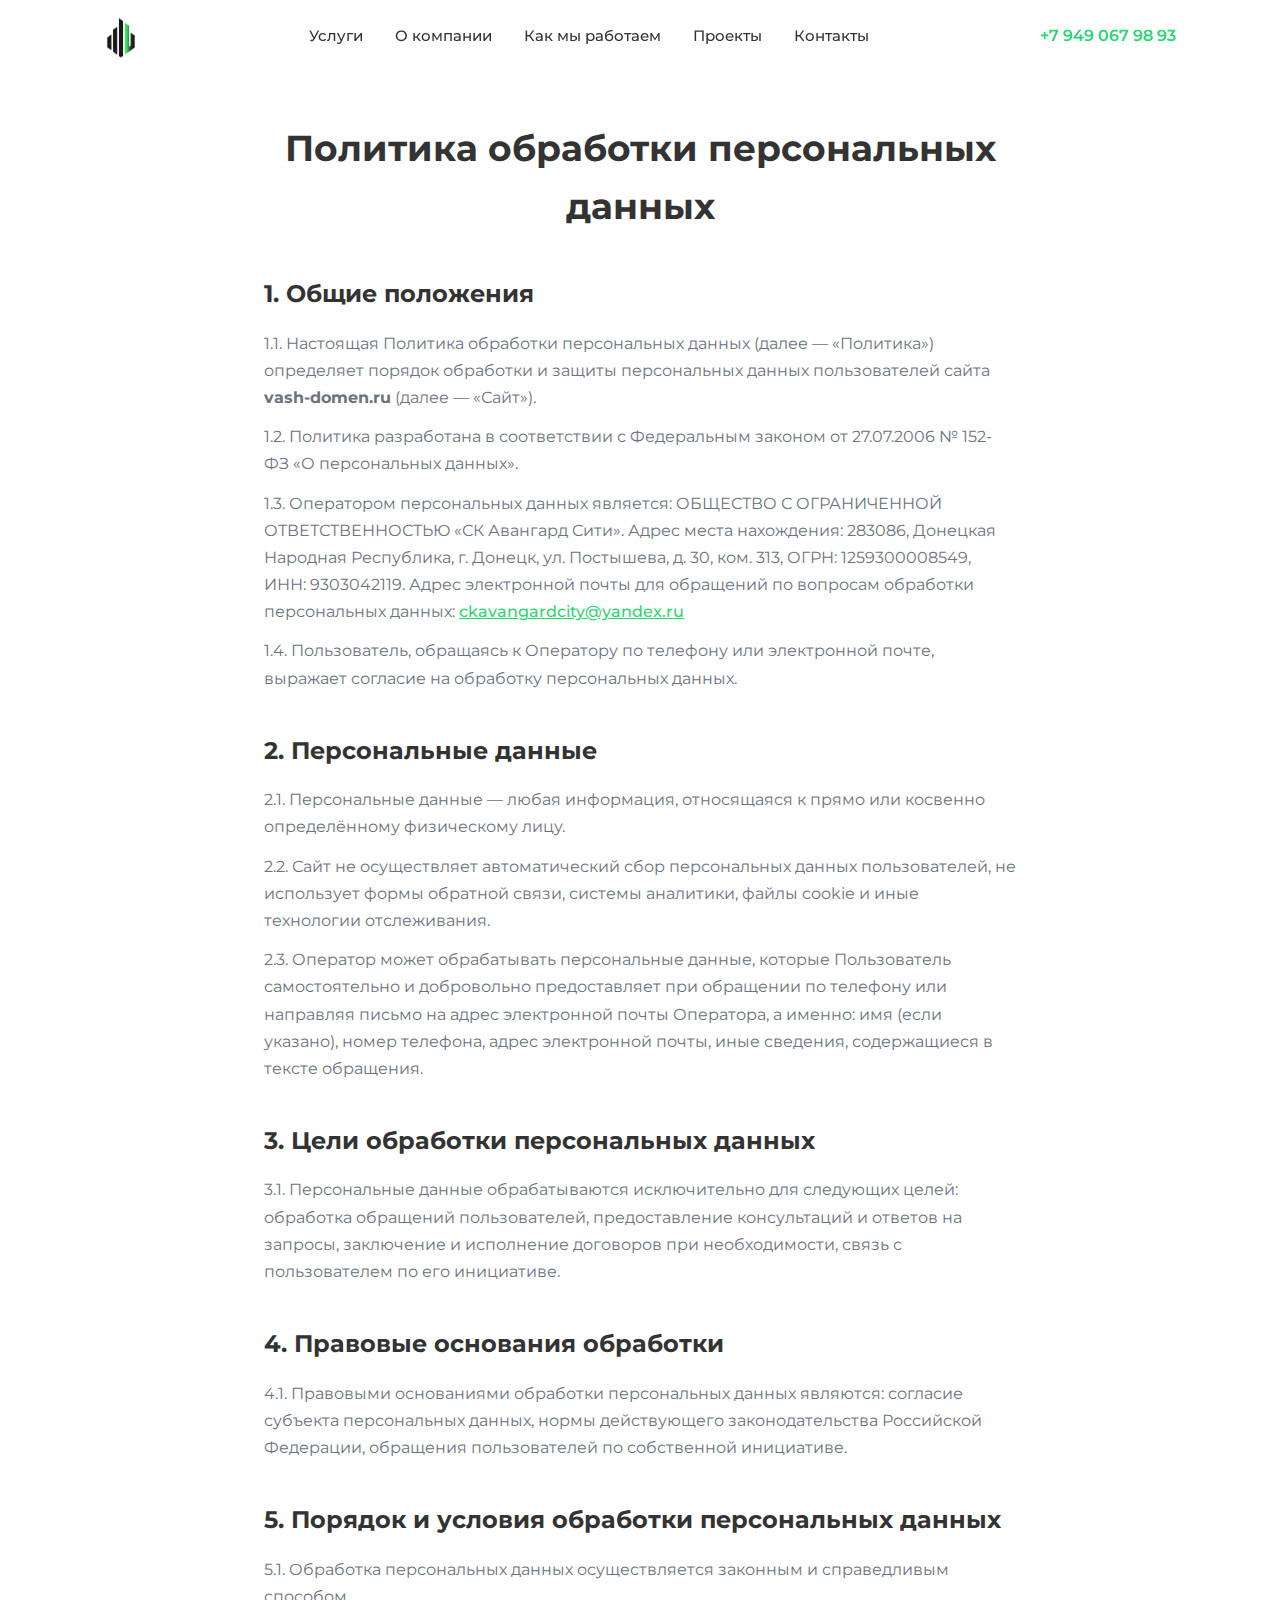
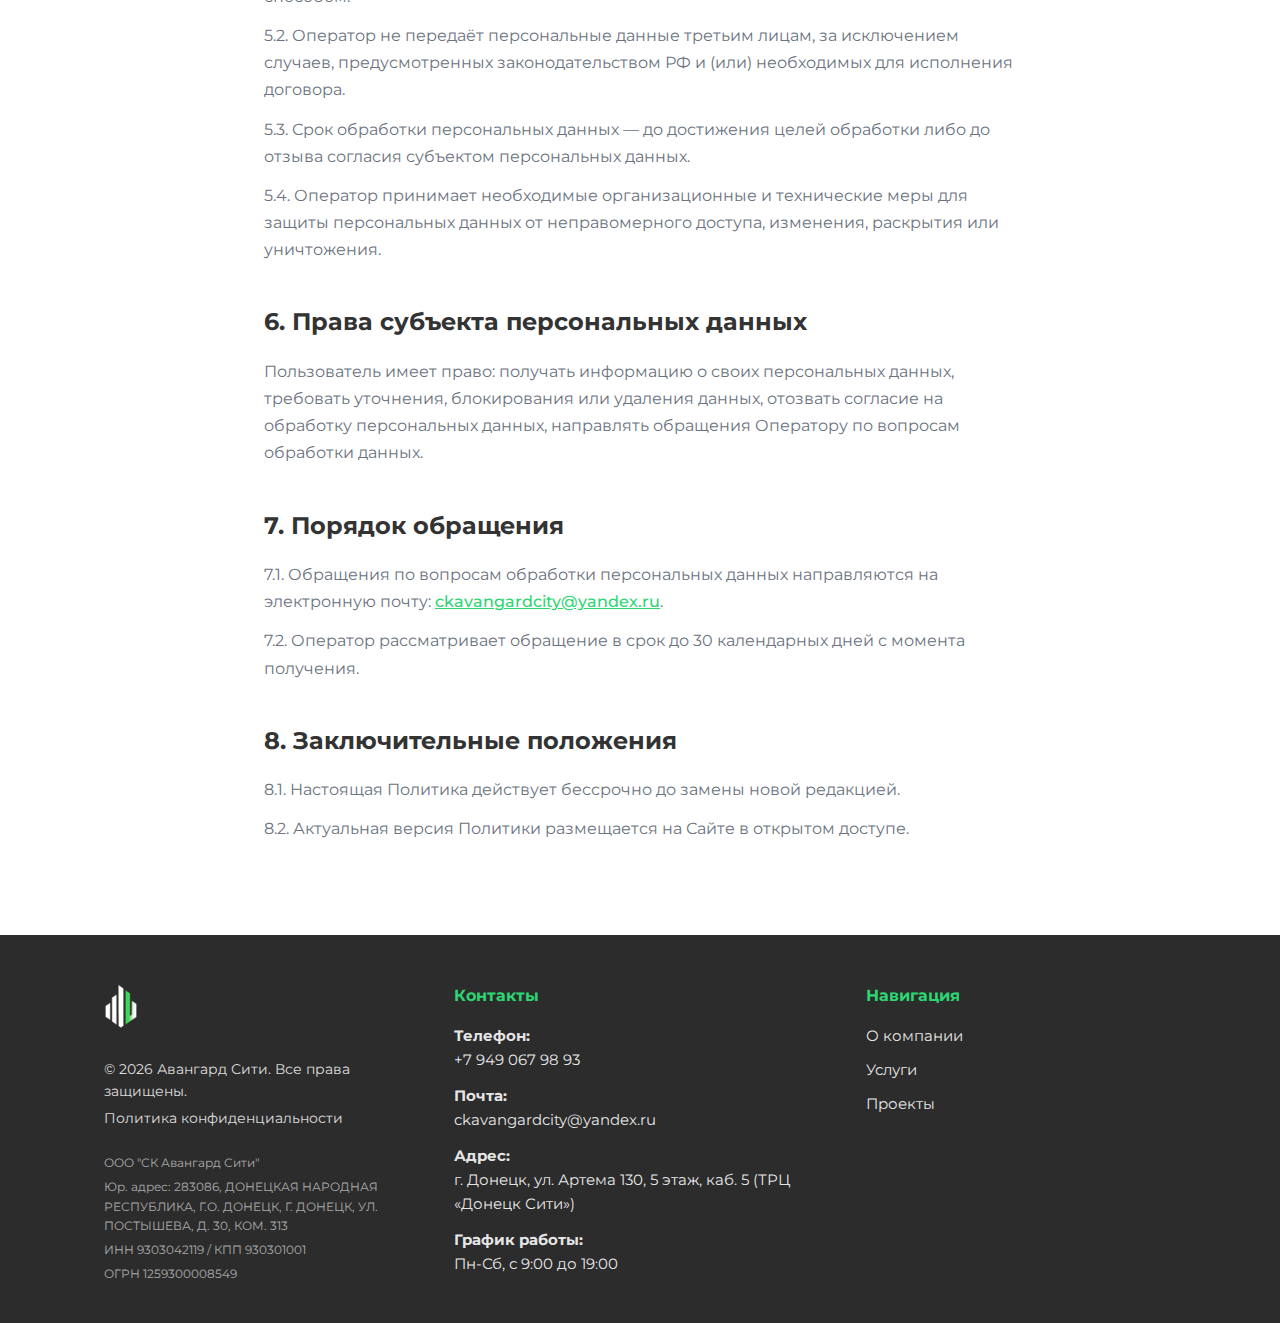
<file: polit.html>
<!DOCTYPE html>
<html lang="ru">
<head>
    <meta charset="UTF-8">
    <meta name="viewport" content="width=device-width, initial-scale=1.0">
    <title>Политика обработки персональных данных — Авангард Сити</title>
    <link rel="stylesheet" href="styles.css">
    <link rel="preconnect" href="https://fonts.googleapis.com">
    <link rel="preconnect" href="https://fonts.gstatic.com" crossorigin>
    <link href="https://fonts.googleapis.com/css2?family=Montserrat:wght@400;500;600;700&display=swap" rel="stylesheet">
</head>
<body>
    <header class="header">
        <div class="container header-inner">
            <a href="index.html" class="logo"><img src="logo.png" alt="Авангард Сити" class="logo-img"></a>
            <nav class="nav">
                <a href="index.html#services">Услуги</a>
                <a href="index.html#about">О компании</a>
                <a href="index.html#how">Как мы работаем</a>
                <a href="index.html#projects">Проекты</a>
                <a href="index.html#contact">Контакты</a>
            </nav>
            <a href="tel:+79490679893" class="header-phone">+7 949 067 98 93</a>
            <button class="burger" aria-label="Меню">
                <span></span><span></span><span></span>
            </button>
        </div>
    </header>

    <main>
        <section class="section policy-section">
            <div class="container">
                <h1>Политика обработки персональных данных</h1>

                <h2>1. Общие положения</h2>
                <p>1.1. Настоящая Политика обработки персональных данных (далее — «Политика») определяет порядок обработки и защиты персональных данных пользователей сайта <strong>vash-domen.ru</strong> (далее — «Сайт»).</p>
                <p>1.2. Политика разработана в соответствии с Федеральным законом от 27.07.2006 № 152-ФЗ «О персональных данных».</p>
                <p>1.3. Оператором персональных данных является: ОБЩЕСТВО С ОГРАНИЧЕННОЙ ОТВЕТСТВЕННОСТЬЮ «СК Авангард Сити». Адрес места нахождения: 283086, Донецкая Народная Республика, г. Донецк, ул. Постышева, д. 30, ком. 313, ОГРН: 1259300008549, ИНН: 9303042119. Адрес электронной почты для обращений по вопросам обработки персональных данных: <a href="mailto:ckavangardcity@yandex.ru">ckavangardcity@yandex.ru</a></p>
                <p>1.4. Пользователь, обращаясь к Оператору по телефону или электронной почте, выражает согласие на обработку персональных данных.</p>

                <h2>2. Персональные данные</h2>
                <p>2.1. Персональные данные — любая информация, относящаяся к прямо или косвенно определённому физическому лицу.</p>
                <p>2.2. Сайт не осуществляет автоматический сбор персональных данных пользователей, не использует формы обратной связи, системы аналитики, файлы cookie и иные технологии отслеживания.</p>
                <p>2.3. Оператор может обрабатывать персональные данные, которые Пользователь самостоятельно и добровольно предоставляет при обращении по телефону или направляя письмо на адрес электронной почты Оператора, а именно: имя (если указано), номер телефона, адрес электронной почты, иные сведения, содержащиеся в тексте обращения.</p>

                <h2>3. Цели обработки персональных данных</h2>
                <p>3.1. Персональные данные обрабатываются исключительно для следующих целей: обработка обращений пользователей, предоставление консультаций и ответов на запросы, заключение и исполнение договоров при необходимости, связь с пользователем по его инициативе.</p>

                <h2>4. Правовые основания обработки</h2>
                <p>4.1. Правовыми основаниями обработки персональных данных являются: согласие субъекта персональных данных, нормы действующего законодательства Российской Федерации, обращения пользователей по собственной инициативе.</p>

                <h2>5. Порядок и условия обработки персональных данных</h2>
                <p>5.1. Обработка персональных данных осуществляется законным и справедливым способом.</p>
                <p>5.2. Оператор не передаёт персональные данные третьим лицам, за исключением случаев, предусмотренных законодательством РФ и (или) необходимых для исполнения договора.</p>
                <p>5.3. Срок обработки персональных данных — до достижения целей обработки либо до отзыва согласия субъектом персональных данных.</p>
                <p>5.4. Оператор принимает необходимые организационные и технические меры для защиты персональных данных от неправомерного доступа, изменения, раскрытия или уничтожения.</p>

                <h2>6. Права субъекта персональных данных</h2>
                <p>Пользователь имеет право: получать информацию о своих персональных данных, требовать уточнения, блокирования или удаления данных, отозвать согласие на обработку персональных данных, направлять обращения Оператору по вопросам обработки данных.</p>

                <h2>7. Порядок обращения</h2>
                <p>7.1. Обращения по вопросам обработки персональных данных направляются на электронную почту: <a href="mailto:ckavangardcity@yandex.ru">ckavangardcity@yandex.ru</a>.</p>
                <p>7.2. Оператор рассматривает обращение в срок до 30 календарных дней с момента получения.</p>

                <h2>8. Заключительные положения</h2>
                <p>8.1. Настоящая Политика действует бессрочно до замены новой редакцией.</p>
                <p>8.2. Актуальная версия Политики размещается на Сайте в открытом доступе.</p>
            </div>
        </section>
    </main>

   <footer class="footer">
    <div class="container footer-inner">
        <div class="footer-col footer-col-logo">
            <a href="#" class="footer-logo">
                <img src="logo1.png" alt="Авангард Сити" class="logo-img logo-img-light">
            </a>
            <p class="footer-copy">© 2026 Авангард Сити. Все права защищены.</p>
            <p class="footer-copy">
                <a href="#privacy-policy" class="footer-policy-link">Политика конфиденциальности</a>
            </p>

            <div class="footer-requisites">
                <p>ООО "СК Авангард Сити"</p>
                <p>Юр. адрес: 283086, ДОНЕЦКАЯ НАРОДНАЯ РЕСПУБЛИКА, Г.О. ДОНЕЦК, Г. ДОНЕЦК, УЛ. ПОСТЫШЕВА, Д. 30, КОМ. 313</p>
                <p>ИНН 9303042119 / КПП 930301001</p>
                <p>ОГРН 1259300008549</p>
            </div>

        </div>

        <div class="footer-col footer-col-contact">
            <h3 class="footer-heading">Контакты</h3>
            <p><strong>Телефон:</strong><br><a href="tel:+79490679893">+7 949 067 98 93</a></p>
            <p><strong>Почта:</strong><br><a href="mailto:ckavangardcity@yandex.ru">ckavangardcity@yandex.ru</a></p>
            <p><strong>Адрес:</strong><br>г. Донецк, ул. Артема 130, 5 этаж, каб. 5 (ТРЦ «Донецк Сити»)</p>
            <p><strong>График работы:</strong><br>Пн-Сб, с 9:00 до 19:00</p>
        </div>

        <div class="footer-col footer-col-nav">
            <h3 class="footer-heading">Навигация</h3>
            <nav class="footer-nav">
                <a href="#about">О компании</a>
                <a href="#services">Услуги</a>
                <a href="#projects">Проекты</a>
            </nav>
        </div>

    </div>
</footer>
 <script>
        document.querySelector('.burger').addEventListener('click', function() {
            document.querySelector('.nav').classList.toggle('open');
            this.classList.toggle('open');
        });
        document.querySelectorAll('.nav a').forEach(a => {
            a.addEventListener('click', () => {
                document.querySelector('.nav').classList.remove('open');
                document.querySelector('.burger').classList.remove('open');
            });
        });

        (function() {
            var header = document.querySelector('.header');
            function onScroll() {
                if (window.scrollY > 40) header.classList.add('header-scrolled');
                else header.classList.remove('header-scrolled');
            }
            window.addEventListener('scroll', onScroll, { passive: true });
            onScroll();
        })();

        (function() {
            var reveals = document.querySelectorAll('.reveal');
            if (!reveals.length) return;
            var observer = new IntersectionObserver(function(entries) {
                entries.forEach(function(entry) {
                    if (entry.isIntersecting) {
                        entry.target.classList.add('visible');
                    }
                });
            }, { rootMargin: '0px 0px -60px 0px', threshold: 0.1 });
            reveals.forEach(function(el) { observer.observe(el); });
        })();
    </script>
</body>
</html>
</file>
<file: styles.css>
:root {
    --primary-color: #2c2c2c;
    --accent-color: #2ed573;
    --accent-dark: #25b862;
    --accent-light: #e8f8ef;
    --white-color: #ffffff;
    --light-gray-color: #f4f4f4;
    --text-color: #333333;
    --text-muted: #6b7280;
    --border-color: #e0e0e0;
    --font-family: 'Montserrat', sans-serif;
    --radius: 8px;
    --shadow: 0 4px 24px rgba(46, 213, 115, 0.15);
    --transition: 0.2s ease;
    --ease-out: cubic-bezier(0.22, 1, 0.36, 1);
}

@keyframes fadeInUp {
    from {
        opacity: 0;
        transform: translateY(24px);
    }
    to {
        opacity: 1;
        transform: translateY(0);
    }
}

@keyframes fadeIn {
    from { opacity: 0; }
    to { opacity: 1; }
}

@keyframes scaleIn {
    from {
        opacity: 0;
        transform: scale(0.96);
    }
    to {
        opacity: 1;
        transform: scale(1);
    }
}

@keyframes subtleGlow {
    0%, 100% { box-shadow: 0 4px 20px rgba(46, 213, 115, 0.35); }
    50% { box-shadow: 0 6px 28px rgba(46, 213, 115, 0.5); }
}

.reveal {
    opacity: 0;
    transform: translateY(28px);
    transition: opacity 0.7s var(--ease-out), transform 0.7s var(--ease-out);
}

.reveal.visible {
    opacity: 1;
    transform: translateY(0);
}

.reveal-delay-1 { transition-delay: 0.1s; }
.reveal-delay-2 { transition-delay: 0.2s; }
.reveal-delay-3 { transition-delay: 0.3s; }
.reveal-delay-4 { transition-delay: 0.4s; }
.reveal-delay-5 { transition-delay: 0.5s; }

@media (prefers-reduced-motion: reduce) {
    .reveal,
    .hero-anim,
    .animate-on-scroll {
        opacity: 1 !important;
        transform: none !important;
        transition: none !important;
        animation: none !important;
    }
    .contact-cta {
        animation: none;
    }
}

a:focus-visible,
button:focus-visible {
    outline: 2px solid var(--accent-color);
    outline-offset: 2px;
}

*,
*::before,
*::after {
    box-sizing: border-box;
    margin: 0;
    padding: 0;
}

html {
    scroll-behavior: smooth;
}

body {
    font-family: var(--font-family);
    font-size: 16px;
    line-height: 1.6;
    color: var(--text-color);
    background: var(--white-color);
    overflow-x: hidden;
}

.container {
    max-width: 1120px;
    margin: 0 auto;
    padding: 0 24px;
}

a {
    color: inherit;
    text-decoration: none;
    transition: color var(--transition);
}

.header {
    position: fixed;
    top: 0;
    left: 0;
    right: 0;
    z-index: 100;
    background: var(--white-color);
    border-bottom: 1px solid transparent;
    box-shadow: 0 1px 0 rgba(0, 0, 0, 0);
    transition: box-shadow 0.3s ease, border-color 0.3s ease, background 0.3s ease;
}

.header.header-scrolled {
    box-shadow: 0 4px 20px rgba(0, 0, 0, 0.08);
    border-bottom-color: var(--border-color);
}

.header-inner {
    display: flex;
    align-items: center;
    justify-content: space-between;
    height: 72px;
}

.logo {
    display: flex;
    align-items: center;
    font-weight: 700;
    font-size: 1.35rem;
    color: var(--accent-color);
    letter-spacing: -0.02em;
}

.logo-img {
    height: 48px;
    width: auto;
    display: block;
}

.footer .logo-img-light {
    filter: invert(1);
}

.nav {
    display: flex;
    gap: 32px;
}

.nav a {
    font-weight: 500;
    font-size: 0.95rem;
    color: var(--text-color);
    position: relative;
}

.nav a::after {
    content: '';
    position: absolute;
    left: 0;
    bottom: -4px;
    width: 0;
    height: 2px;
    background: var(--accent-color);
    transition: width 0.3s var(--ease-out);
}

.nav a:hover::after,
.nav a:focus-visible::after {
    width: 100%;
}

.nav a:hover {
    color: var(--accent-color);
}

.header-phone {
    font-weight: 600;
    color: var(--accent-color);
}

.header-phone:hover {
    color: var(--accent-dark);
}

.burger {
    display: none;
    flex-direction: column;
    gap: 6px;
    background: none;
    border: none;
    cursor: pointer;
    padding: 8px;
}

.burger span {
    width: 24px;
    height: 2px;
    background: var(--text-color);
    transition: var(--transition);
}

.burger.open span:nth-child(1) {
    transform: rotate(45deg) translate(5px, 5px);
}

.burger.open span:nth-child(2) {
    opacity: 0;
}

.burger.open span:nth-child(3) {
    transform: rotate(-45deg) translate(5px, -5px);
}

.hero {
    position: relative;
    min-height: 100vh;
    display: flex;
    align-items: center;
    justify-content: center;
    padding: 120px 0 80px;
    background: var(--primary-color) url('back.jpg') center / cover no-repeat;
}

.hero-overlay {
    position: absolute;
    inset: 0;
    background: rgba(0, 0, 0, 0.55);
    z-index: 0;
}

.hero-content {
    position: relative;
    z-index: 1;
    text-align: center;
    width: 100%;
}

.hero h1 {
    font-size: clamp(2.25rem, 5vw, 3.75rem);
    font-weight: 700;
    line-height: 1.15;
    letter-spacing: 0.02em;
    color: var(--accent-color);
    margin-bottom: 16px;
}

.hero-subtitle {
    font-size: clamp(1.125rem, 2.2vw, 1.5rem);
    color: var(--white-color);
    margin-bottom: 32px;
    font-weight: 500;
}

.hero-list {
    list-style: none;
    margin-bottom: 36px;
    display: flex;
    flex-wrap: wrap;
    justify-content: center;
    gap: 24px 40px;
}

.hero-list li {
    position: relative;
    padding-left: 26px;
    font-size: 1.0625rem;
    color: var(--white-color);
}

.hero-list li::before {
    content: '✓';
    position: absolute;
    left: 0;
    color: var(--accent-color);
    font-weight: 700;
    font-size: 1.125rem;
}

.hero-cta {
    display: inline-flex;
}

.hero-anim {
    opacity: 0;
    transform: translateY(20px);
    animation: fadeInUp 0.8s var(--ease-out) forwards;
}

.hero-content .hero-anim:nth-child(1) { animation-delay: 0.15s; }
.hero-content .hero-anim:nth-child(2) { animation-delay: 0.3s; }
.hero-content .hero-anim:nth-child(3) { animation-delay: 0.45s; }
.hero-content .hero-anim:nth-child(4) { animation-delay: 0.55s; }
.hero-content .hero-anim:nth-child(5) { animation-delay: 0.7s; }
.hero-content .hero-anim:nth-child(6) { animation-delay: 0.85s; }
.hero-content .hero-anim:nth-child(7) { animation-delay: 1s; }
.hero-content .hero-anim:nth-child(8) { animation-delay: 1.15s; }

.btn {
    display: inline-flex;
    align-items: center;
    justify-content: center;
    padding: 14px 28px;
    font-family: var(--font-family);
    font-size: 1rem;
    font-weight: 600;
    border-radius: var(--radius);
    border: 2px solid transparent;
    cursor: pointer;
    transition: background 0.25s ease, color 0.25s ease, border-color 0.25s ease, transform 0.25s var(--ease-out), box-shadow 0.25s ease;
}

.btn:hover {
    transform: translateY(-2px);
}

.btn:active {
    transform: translateY(0);
}

.btn-primary {
    background: var(--accent-color);
    color: var(--white-color);
    box-shadow: 0 4px 14px rgba(46, 213, 115, 0.35);
}

.btn-primary:hover {
    background: var(--accent-dark);
    box-shadow: 0 6px 20px rgba(46, 213, 115, 0.4);
}

.btn-outline {
    background: transparent;
    color: var(--accent-color);
    border-color: var(--accent-color);
}

.btn-outline:hover {
    background: var(--accent-light);
}

.btn-full {
    width: 100%;
}

.section {
    padding: 56px 0;
}

.section-title {
    font-size: clamp(1.75rem, 3vw, 2.25rem);
    font-weight: 700;
    letter-spacing: -0.02em;
    color: var(--primary-color);
    margin-bottom: 32px;
}

.about {
    background: var(--white-color);
}

.about-inner {
    display: grid;
    grid-template-columns: 1fr 1fr;
    gap: 64px;
    align-items: center;
}

.about-lead {
    font-size: 1.125rem;
    font-weight: 600;
    color: var(--accent-color);
    margin-bottom: 16px;
}

.about-text p {
    color: var(--text-muted);
    margin-bottom: 24px;
}

.about-stats {
    list-style: none;
    display: flex;
    gap: 32px;
    flex-wrap: wrap;
}

.about-stats li {
    font-size: 0.9375rem;
    color: var(--text-muted);
}

.about-stats strong {
    display: block;
    font-size: 1.5rem;
    font-weight: 700;
    color: var(--accent-color);
    margin-bottom: 4px;
}

.about-visual {
    position: relative;
    min-height: 320px;
}

.about-block {
    position: absolute;
    inset: 0;
    border-radius: 16px;
    background-image: url('about.jpg');
    background-size: cover;
    background-position: center;
}
.slogan-section {
    background-color: var(--primary-color);
    padding: 80px 0;
    text-align: center;
    position: relative;
    overflow: hidden;
}

.slogan-text {
    color: var(--white-color);
    font-size: 1.8rem;
    font-style: italic;
    font-weight: 500;
    line-height: 1.6;
    max-width: 800px;
    margin: 0 auto;
    position: relative;
    z-index: 2;
}

/* Создаем гигантские кавычки на фоне с помощью псевдо-элементов */
.slogan-section::before,
.slogan-section::after {
    content: '“'; /* Символ кавычки */
    position: absolute;
    font-family: Georgia, serif; /* У serif-шрифтов красивые кавычки */
    font-size: 15rem; /* Огромный размер */
    color: rgba(255, 255, 255, 0.1); /* Делаем их почти прозрачными */
    z-index: 1;
}

/* Позиционируем открывающую кавычку */
.slogan-section::before {
    top: -20px;
    left: 20px;
}

/* Позиционируем и поворачиваем закрывающую кавычку */
.slogan-section::after {
    bottom: -80px;
    right: 20px;
    transform: rotate(180deg);
}

/* Адаптация для мобильных */
@media (max-width: 768px) {
    .slogan-text {
        font-size: 1.4rem;
    }
    .slogan-section::before,
    .slogan-section::after {
        font-size: 10rem;
    }
}

/* How we work */
.how {
    background: var(--light-gray-color);
}

.how-image-wrap {
    width: 100%;
    max-height: 380px;
    border-radius: 12px;
    overflow: hidden;
    margin-bottom: 40px;
    background: var(--white-color);
    box-shadow: 0 4px 20px rgba(44, 44, 44, 0.08);
}

.how-image {
    width: 100%;
    height: 100%;
    object-fit: cover;
    display: block;
}

.how-steps {
    list-style: none;
    padding: 0;
    margin: 0;
    position: relative;
    padding-left: 32px;
}

.how-steps::before {
    content: '';
    position: absolute;
    left: 11px;
    top: 24px;
    bottom: 24px;
    width: 2px;
    background: linear-gradient(180deg, var(--accent-color) 0%, var(--accent-color) 100%);
    opacity: 0.4;
    border-radius: 1px;
}

.how-step {
    position: relative;
    margin-bottom: 24px;
}

.how-step:last-child {
    margin-bottom: 0;
}

.how-step-content {
    background: var(--white-color);
    border-radius: 12px;
    padding: 24px 28px;
    box-shadow: 0 2px 12px rgba(44, 44, 44, 0.06);
    border-left: 3px solid var(--accent-color);
    transition: box-shadow 0.35s ease, transform 0.35s var(--ease-out);
}

.how-step-content:hover {
    box-shadow: 0 8px 24px rgba(44, 44, 44, 0.1);
    transform: translateX(6px);
}

.how-num {
    position: absolute;
    left: -32px;
    top: 28px;
    width: 24px;
    height: 24px;
    display: flex;
    align-items: center;
    justify-content: center;
    background: var(--accent-color);
    color: var(--white-color);
    font-weight: 700;
    font-size: 0.75rem;
    border-radius: 50%;
    flex-shrink: 0;
    z-index: 1;
    box-shadow: 0 0 0 4px var(--light-gray-color);
}

.how-steps h3 {
    font-size: 1.125rem;
    font-weight: 600;
    color: var(--primary-color);
    margin-bottom: 8px;
}

.how-steps p {
    font-size: 0.9375rem;
    color: var(--text-muted);
    line-height: 1.55;
    margin: 0;
}

.projects {
    background: var(--light-gray-color);
}

.projects-grid {
    display: grid;
    grid-template-columns: repeat(auto-fit, minmax(320px, 1fr));
    gap: 24px;
}

.project-card {
    background: var(--white-color);
    border-radius: var(--radius);
    overflow: hidden;
    box-shadow: var(--shadow);
    transition: transform 0.4s var(--ease-out), box-shadow 0.4s ease;
    display: flex;
    flex-direction: column;
}

.project-card:hover {
    transform: translateY(-6px);
    box-shadow: 0 12px 40px rgba(46, 213, 115, 0.18);
}

.project-gallery {
    position: relative;
    height: 220px;
    background-color: var(--light-gray-color);
}

.project-gallery-wrapper {
    position: absolute;
    inset: 0;
    overflow: hidden;
}

.project-gallery-image {
    position: absolute;
    width: 100%;
    height: 100%;
    object-fit: cover;
    opacity: 0;
    transition: opacity 0.5s ease;
}

.project-gallery-image.active {
    opacity: 1;
}

.project-nav-arrow {
    position: absolute;
    top: 50%;
    transform: translateY(-50%);
    width: 36px;
    height: 36px;
    background: rgba(0, 0, 0, 0.4);
    color: var(--white-color);
    border-radius: 50%;
    display: flex;
    align-items: center;
    justify-content: center;
    font-size: 24px;
    line-height: 1;
    cursor: pointer;
    opacity: 0;
    transition: opacity 0.3s ease, background-color 0.3s ease;
    user-select: none;
    z-index: 2;
}

.project-card:hover .project-nav-arrow {
    opacity: 1;
}

.project-nav-arrow:hover {
    background: rgba(0, 0, 0, 0.7);
}

.project-nav-arrow.prev { left: 12px; }
.project-nav-arrow.next { right: 12px; }
.project-pagination {
    position: absolute;
    bottom: 12px;
    left: 50%;
    transform: translateX(-50%);
    display: flex;
    gap: 8px;
    z-index: 2;
}

.project-pagination .dot {
    width: 8px;
    height: 8px;
    border-radius: 50%;
    background: rgba(255, 255, 255, 0.5);
    transition: background-color 0.3s ease;
}

.project-pagination .dot.active {
    background: var(--white-color);
}

/* --- Стили для информации под фото --- */
.project-info {
    padding: 24px;
    flex-grow: 1;
}

.project-info h3 {
    font-size: 1.125rem;
    font-weight: 600;
    margin-bottom: 4px;
}

.project-info p {
    font-size: 0.875rem;
    color: var(--text-muted);
}

/* Contact */
.contact {
    background: var(--light-gray-color);
}

.contact-wrap {
    text-align: center;
    max-width: 480px;
    margin: 0 auto;
}

.contact-title {
    margin-bottom: 12px;
}

.contact-lead {
    color: var(--text-muted);
    font-size: 1rem;
    margin-bottom: 28px;
    line-height: 1.6;
}

.contact-cta {
    display: inline-block;
    padding: 18px 40px;
    background: var(--accent-color);
    color: var(--white-color);
    font-weight: 600;
    font-size: 1.125rem;
    border-radius: var(--radius);
    transition: background var(--transition), transform 0.25s var(--ease-out);
    animation: subtleGlow 3s ease-in-out infinite;
}

.contact-cta:hover {
    background: var(--accent-dark);
    color: var(--white-color);
    transform: translateY(-2px);
}

.contact-note {
    margin-top: 20px;
    font-size: 0.875rem;
    color: var(--text-muted);
}

.contact-note a {
    color: var(--accent-color);
}

.contact-note a:hover {
    color: var(--accent-dark);
}

/* Footer */
.footer {
    background: var(--primary-color);
    color: var(--white-color);
    padding: 48px 0 40px;
}

.footer-inner {
    display: grid;
    grid-template-columns: 1fr 1.2fr 1fr;
    gap: 48px 40px;
    align-items: start;
}

.footer-col-logo .footer-logo {
    display: inline-block;
    margin-bottom: 20px;
}

.footer-logo:hover,
.footer-logo:visited {
    filter: none;
    background-color: transparent;
}

.footer-copy {
    font-size: 0.875rem;
    color: rgba(255, 255, 255, 0.85);
    margin-bottom: 4px;
}

.footer-copy:last-of-type {
    margin-bottom: 0;
}

.footer-heading {
    font-size: 1rem;
    font-weight: 700;
    color: var(--accent-color);
    margin-bottom: 16px;
}

.footer-col-contact p,
.footer-col-nav a {
    font-size: 0.9375rem;
    color: rgba(255, 255, 255, 0.9);
    line-height: 1.6;
}

.footer-col-contact p {
    margin-bottom: 12px;
}

.footer-col-contact p:last-child {
    margin-bottom: 0;
}

.footer-col-contact a {
    color: rgba(255, 255, 255, 0.9);
}

.footer-col-contact a:hover {
    color: var(--accent-color);
}

.footer-nav {
    display: flex;
    flex-direction: column;
    gap: 10px;
}

.footer-nav a {
    color: rgba(255, 255, 255, 0.9);
}

.footer-nav a:hover {
    color: var(--accent-color);
}

.footer-logo img {
    filter: none !important;
}
.footer-requisites {
    margin-top: 24px;
    font-size: 0.75rem;
    color: rgba(255, 255, 255, 0.6);
    line-height: 1.6;
}

.footer-requisites p {
    margin-bottom: 5px;
}

.footer-requisites p:last-child {
    margin-bottom: 0;
}
.policy-section {
    padding-top: 120px;
    padding-bottom: 80px;
}

.policy-section .container {
    max-width: 800px;
}

.policy-section h1 {
    font-size: 2.25rem;
    margin-bottom: 32px;
    text-align: center;
}

.policy-section h2 {
    font-size: 1.5rem;
    font-weight: 700;
    margin-top: 40px;
    margin-bottom: 16px;
}

.policy-section p {
    margin-bottom: 12px;
    color: var(--text-muted);
    line-height: 1.7;
}

.policy-section a {
    color: var(--accent-color);
    text-decoration: underline;
    font-weight: 500;
}

.policy-section a:hover {
    color: var(--accent-dark);
}
/* Mobile */
@media (max-width: 768px) {
    .nav {
        position: fixed;
        top: 72px;
        left: 0;
        right: 0;
        background: var(--white-color);
        flex-direction: column;
        padding: 24px;
        gap: 16px;
        border-bottom: 1px solid var(--border-color);
        transform: translateY(-100%);
        opacity: 0;
        pointer-events: none;
        transition: transform var(--transition), opacity var(--transition);
    }

    .nav.open {
        transform: translateY(0);
        opacity: 1;
        pointer-events: auto;
    }

    .header-phone {
        display: none;
    }

    .burger {
        display: flex;
    }

    .hero {
        padding: 72px 0 48px;
    }

    .contact-cta {
        padding: 16px 32px;
        font-size: 1rem;
    }

    .footer-inner {
        grid-template-columns: 1fr;
        gap: 32px;
    }

    .about-inner {
        grid-template-columns: 1fr;
    }

    .how-steps {
        padding-left: 28px;
    }

    .how-steps::before {
        left: 9px;
    }

    .how-num {
        left: -28px;
        width: 20px;
        height: 20px;
        font-size: 0.6875rem;
        top: 26px;
        box-shadow: 0 0 0 3px var(--light-gray-color);
    }

    .how-step-content {
        padding: 20px 20px;
    }

    .about-visual {
        min-height: 240px;
    }

    .projects-grid {
        grid-template-columns: 1fr;
    }

    .footer-inner {
        flex-direction: column;
        text-align: center;
    }
}

@media (max-width: 480px) {
    .hero-actions {
        flex-direction: column;
    }

    .btn {
        width: 100%;
    }

    .about-stats {
        flex-direction: column;
    }
}
.services-interactive {
    background: var(--light-gray-color);
}

.services-desktop-view {
    display: grid;
    grid-template-columns: 1fr 1fr;
    gap: 48px;
    align-items: start;
}

.services-display {
    background: var(--white-color);
    border-radius: var(--radius);
    padding: 40px;
    min-height: 380px; 
    position: relative;
    overflow: hidden;
    box-shadow: var(--shadow);
}

.service-display-content { position: absolute; inset: 40px; opacity: 0; transform: translateY(20px); transition: opacity 0.5s var(--ease-out), transform 0.5s var(--ease-out); }
.service-display-content.active { opacity: 1; transform: translateY(0); transition-delay: 0.1s; }
.service-display-content .service-icon { width: 56px; height: 56px; display: flex; align-items: center; justify-content: center; background: var(--accent-light); color: var(--accent-color); border-radius: var(--radius); margin-bottom: 20px; }
.service-display-content h3 { font-size: 1.5rem; font-weight: 700; color: var(--primary-color); margin-bottom: 12px; }
.service-display-content p { font-size: 1rem; color: var(--text-muted); line-height: 1.6; }

.services-list { display: flex; flex-direction: column; }
.service-list-item { display: block; padding: 16px 20px; font-size: 1.1rem; font-weight: 600; color: var(--text-muted); border-bottom: 1px solid var(--border-color); position: relative; cursor: pointer; transition: color 0.3s ease, background-color 0.3s ease; }
.service-list-item:first-child { border-top: 1px solid var(--border-color); border-radius: var(--radius) var(--radius) 0 0; }
.service-list-item:last-child { border-radius: 0 0 var(--radius) var(--radius); border-bottom: none; }
.service-list-item:hover { background-color: var(--white-color); color: var(--accent-dark); }
.service-list-item.active { color: var(--accent-color); background-color: var(--white-color); box-shadow: -5px 0 0 var(--accent-color); }

.services-mobile-slider {
    display: none;
}

@media (max-width: 992px) {
    .services-desktop-view {
        display: none;
    }

    .services-mobile-slider {
        display: block;
        padding-bottom: 40px;
    }

    .service-slide-card {
        background: var(--white-color);
        border-radius: var(--radius);
        padding: 32px;
        box-shadow: 0 4px 24px rgba(0,0,0,0.08);
    }

    .services-mobile-slider .swiper-pagination {
        position: absolute;
        bottom: 0;
        left: 0;
        width: 100%;
    }

    .services-mobile-slider .swiper-pagination-bullet {
        width: 10px;
        height: 10px;
        background-color: var(--border-color);
        opacity: 1;
    }

    .services-mobile-slider .swiper-pagination-bullet-active {
        background-color: var(--accent-color);
    }
}
@media (max-width: 992px) {
    .services-interactive-wrapper {
        grid-template-columns: 1fr;
        gap: 24px;
    }

    .services-display {
        min-height: auto;
        padding: 32px;
    }
    
    .service-display-content {
        position: static;
        inset: auto;
        opacity: 1;
        transform: none;
        display: none;
    }
    
    .service-display-content.active {
        display: block;
    }
    
    .services-list {
        flex-direction: row;
        overflow-x: auto;
        padding-bottom: 15px;
        border-bottom: none;
        border-radius: var(--radius);
        -ms-overflow-style: none;
        scrollbar-width: none;
    }
    .services-list::-webkit-scrollbar {
        display: none;
    }

    .service-list-item {
        flex-shrink: 0;
        border: 1px solid var(--border-color);
        border-radius: var(--radius) !important;
        margin-right: 12px;
    }

    .service-list-item.active {
        box-shadow: 0 -4px 0 var(--accent-color) inset; 
    }
}
</file>
